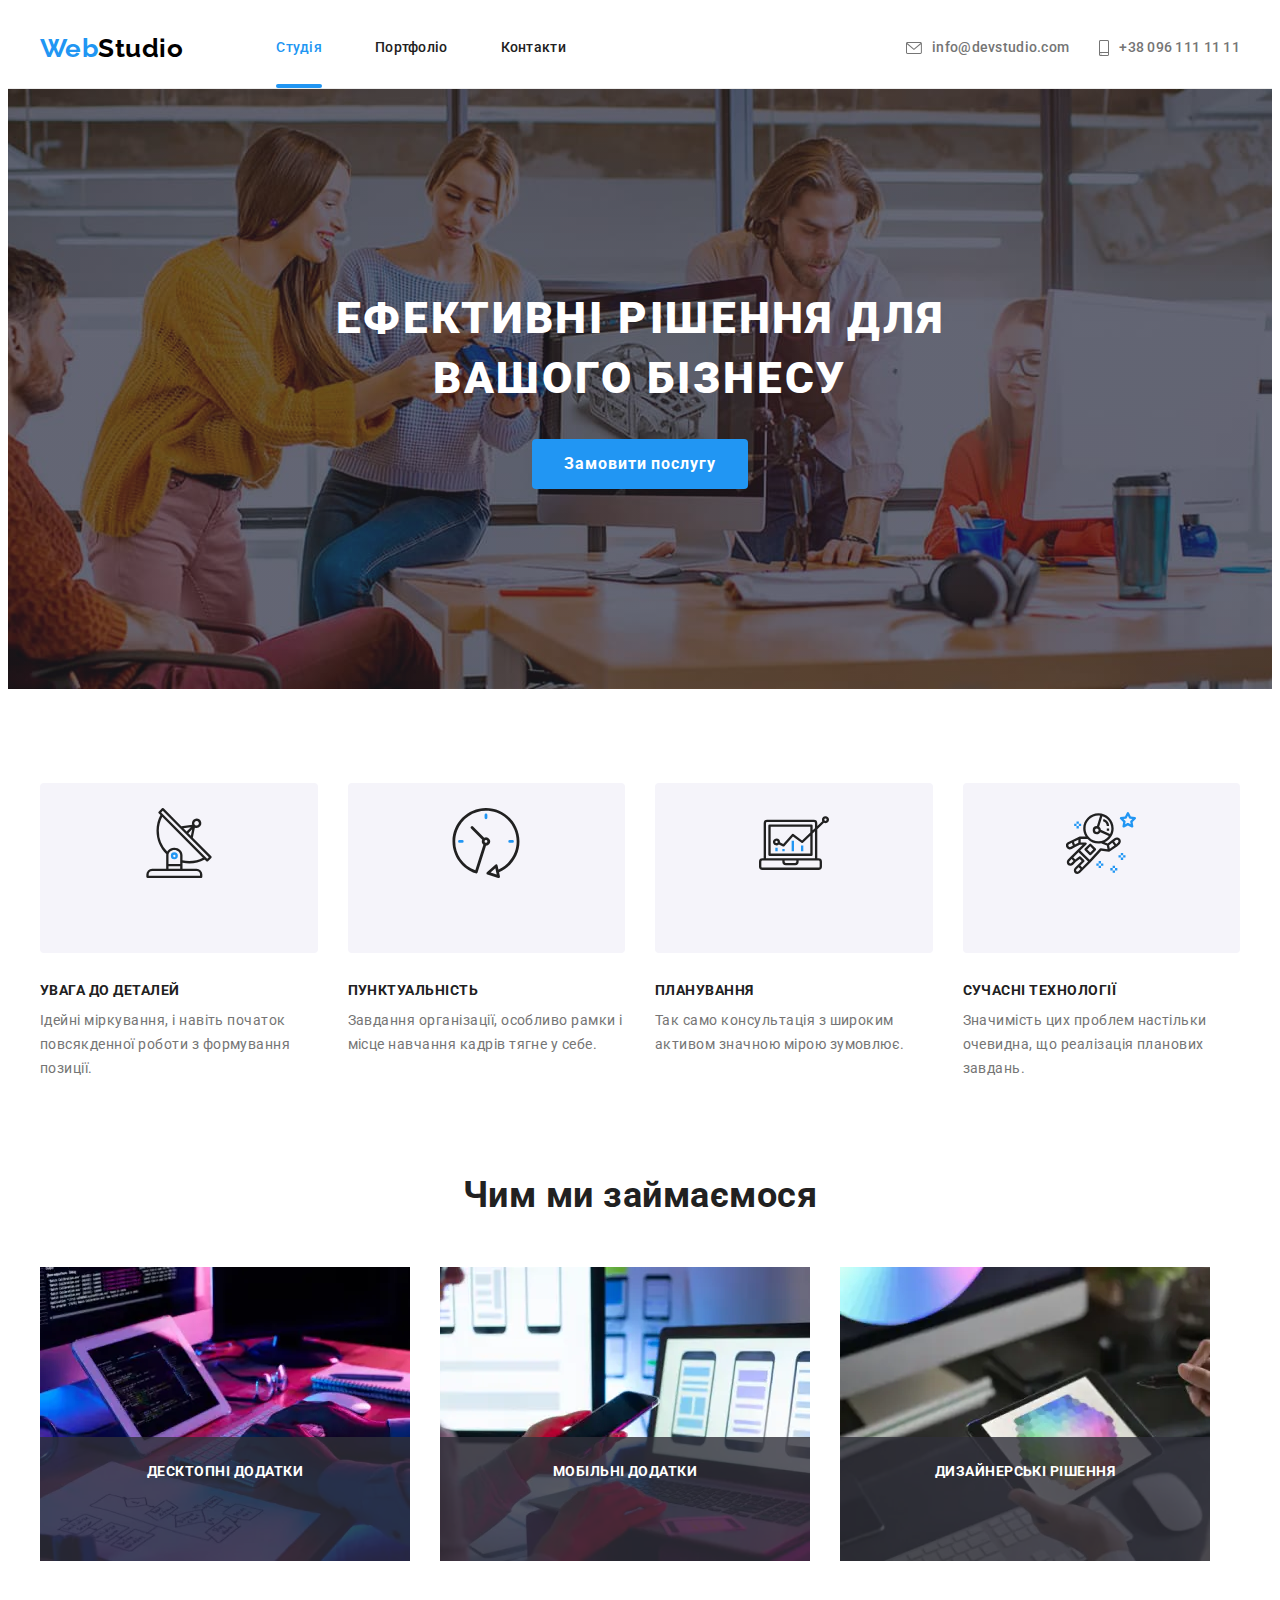
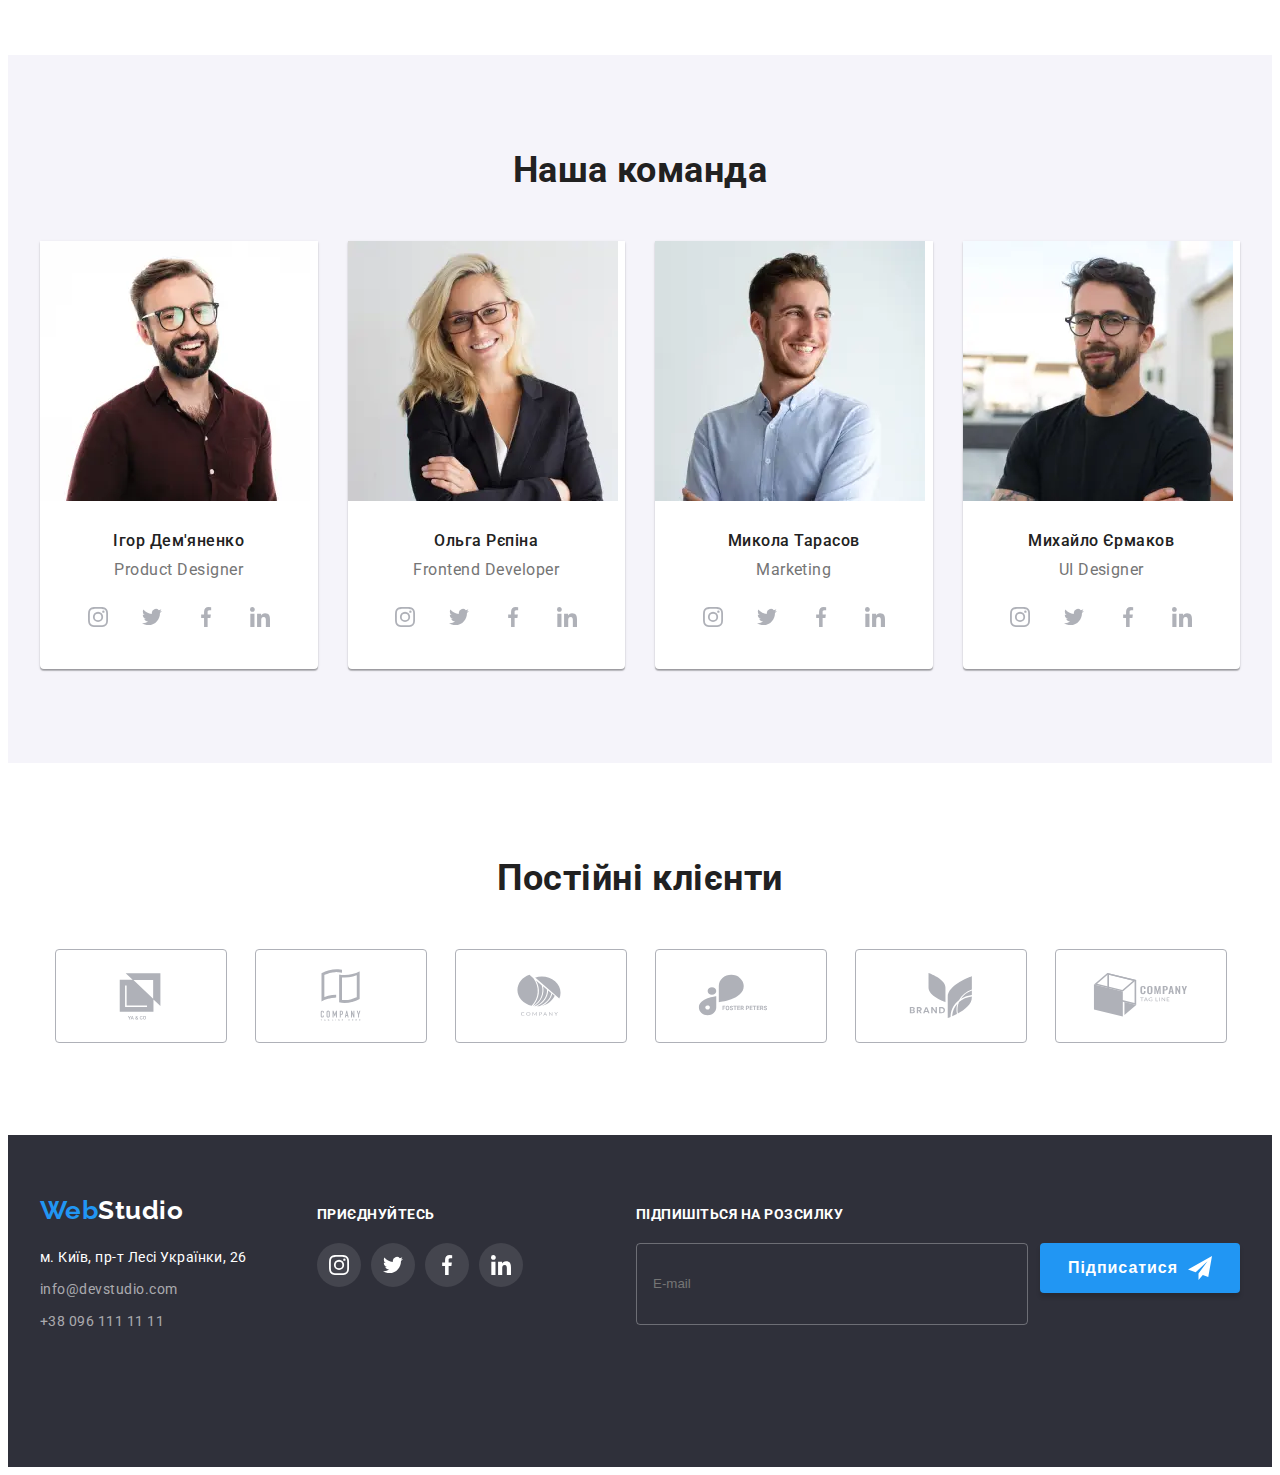
<file: index.html>
<!DOCTYPE html>
<html lang="uk">
  <head>
    <meta charset="UTF-8" />
    <meta http-equiv="X-UA-Compatible" content="IE=edge" />
    <meta name="viewport" content="width=device-width, initial-scale=1.0" />
    <title>WebStudio</title>
    <link rel="preconnect" href="https://fonts.googleapis.com" />
    <link rel="preconnect" href="https://fonts.gstatic.com" crossorigin />
    <link
      href="https://fonts.googleapis.com/css2?family=Raleway:wght@700&family=Roboto:wght@400;500;700;900&display=swap"
      rel="stylesheet"
    />
    <link
      rel="stylesheet"
      href="https://cdnjs.cloudflare.com/ajax/libs/modern-normalize/1.1.0/modern-normalize.min.css"
      integrity="sha512-wpPYUAdjBVSE4KJnH1VR1HeZfpl1ub8YT/NKx4PuQ5NmX2tKuGu6U/JRp5y+Y8XG2tV+wKQpNHVUX03MfMFn9Q=="
      crossorigin="anonymous"
      referrerpolicy="no-referrer"
    />
    <link rel="stylesheet" href="./css/main.min.css" />
  </head>
  <body>
    <header class="header">
      <div class="header__container container">
        <nav class="nav-container">
          <a href="./index.html" lang="en" class="logo link"
            >Web<span class="logo--dark">Studio</span></a
          >

          <ul class="site-nav list">
            <li class="site-nav__item">
              <a href="./index.html" class="site-nav__link link current"
                >Студія</a
              >
            </li>
            <li class="site-nav__item">
              <a href="./portfolio.html" class="site-nav__link link"
                >Портфоліо</a
              >
            </li>
            <li class="site-nav__item">
              <a href="#" class="site-nav__link link">Контакти</a>
            </li>
          </ul>
        </nav>

        <ul class="contacts list">
          <li>
            <a href="mailto:info@devstudio.com" class="contacts__link link"
              ><svg class="contacts__icon" width="16" height="12">
                <use href="./images/icons.svg#icon-envelope"></use></svg
              >info@devstudio.com</a
            >
          </li>
          <li>
            <a href="tel:+380961111111" class="contacts__link link"
              ><svg class="contacts__icon" width="10" height="16">
                <use href="./images/icons.svg#icon-smartphone"></use></svg
              >+38 096 111 11 11</a
            >
          </li>
        </ul>

        <button
          type="button"
          class="mob-menu__button--open button"
          data-js-open-menu
        >
          <svg class="mob-menu__icon--open" width="40" height="40">
            <use href="./images/icons.svg#mob-menu-icon"></use>
          </svg>
        </button>
      </div>

      <div class="mob-menu is-open" data-js-menu-container>
        <button
          type="button"
          class="mob-menu__button--close button"
          data-js-close-menu
        >
          <svg class="mob-menu__icon--close" width="40" height="40">
            <use href="./images/icons.svg#close-mob-icon"></use>
          </svg>
        </button>

        <div class="mob-menu--top">
          <ul class="mob-menu__list list">
            <li class="mob-menu__item">
              <a href="./index.html" class="mob-menu__link link">Студія</a>
            </li>
            <li class="mob-menu__item">
              <a href="./portfolio.html" class="mob-menu__link link"
                >Портфоліо</a
              >
            </li>
            <li class="mob-menu__item">
              <a href="#" class="mob-menu__link link">Контакти</a>
            </li>
          </ul>
        </div>

        <div class="mob-menu--bottom">
          <ul class="mob-contacts list">
            <li class="mob-contacts__item">
              <a
                href="tel:+380961111111"
                class="mob-contacts__link mob-contacts__link--accent link"
                >+38 096 111 11 11</a
              >
            </li>
            <li class="mob-contacts__item">
              <a
                href="mailto:info@devstudio.com"
                class="mob-contacts__link mob-contacts__link--regular link"
                >info@devstudio.com</a
              >
            </li>
          </ul>

          <ul class="mob-soc__list list">
            <li class="mob-soc__item">
              <a href="#" class="mob-soc__link link">Instagram</a>
            </li>
            <li class="mob-soc__item">
              <a href="#" class="mob-soc__link link">Twitter</a>
            </li>
            <li class="mob-soc__item">
              <a href="#" class="mob-soc__link link">Facebook</a>
            </li>
            <li class="mob-soc__item">
              <a href="#" class="mob-soc__link link">LinkedIn</a>
            </li>
          </ul>
        </div>
      </div>
    </header>

    <main>
      <section class="hero">
        <h1 class="hero__title">Ефективні рішення для вашого бізнесу</h1>

        <button type="button" class="hero__button button" data-modal-open>
          Замовити послугу
        </button>
      </section>

      <section class="features section">
        <div class="features__container container">
          <h2 class="visually-hidden">Особливості</h2>
          <ul class="features__list list">
            <li class="features__item">
              <div class="features__wrap">
                <svg class="features__icon" width="70" height="70">
                  <use href="./images/icons.svg#icon-antenna"></use>
                </svg>
              </div>
              <h3 class="features__title">Увага до деталей</h3>
              <p class="features__text">
                Ідейні міркування, і навіть початок повсякденної роботи з
                формування позиції.
              </p>
            </li>
            <li class="features__item">
              <div class="features__wrap">
                <svg class="features__icon" width="70" height="70">
                  <use href="./images/icons.svg#icon-clock"></use>
                </svg>
              </div>
              <h3 class="features__title">пунктуальність</h3>
              <p class="features__text">
                Завдання організації, особливо рамки і місце навчання кадрів
                тягне у себе.
              </p>
            </li>
            <li class="features__item">
              <div class="features__wrap">
                <svg class="features__icon" width="70" height="70">
                  <use href="./images/icons.svg#icon-diagram"></use>
                </svg>
              </div>
              <h3 class="features__title">планування</h3>
              <p class="features__text">
                Так само консультація з широким активом значною мірою зумовлює.
              </p>
            </li>
            <li class="features__item">
              <div class="features__wrap">
                <svg class="features__icon" width="70" height="70">
                  <use href="./images/icons.svg#icon-astronaut"></use>
                </svg>
              </div>
              <h3 class="features__title">сучасні технології</h3>
              <p class="features__text">
                Значимість цих проблем настільки очевидна, що реалізація
                планових завдань.
              </p>
            </li>
          </ul>
        </div>
      </section>

      <section class="work section">
        <div class="container">
          <h2 class="work__title">Чим ми займаємося</h2>

          <ul class="work__list list">
            <li class="work__item">
              <picture>
                <source
                  srcset="
                    ./images/work/what-we-do-image-1.webp    1x,
                    ./images/work/what-we-do-image-1@2x.webp 2x
                  "
                  type="image/webp"
                />
                <source
                  srcset="
                    ./images/work/what-we-do-image-1.jpg    1x,
                    ./images/work/what-we-do-image-1@2x.jpg 2x
                  "
                />
                <img
                  src="./images/work/what-we-do-image-1.jpg"
                  alt="Програміст працює за столом"
                  loading="lazy"
                />
              </picture>
              <p class="work__text">Десктопні додатки</p>
            </li>
            <li class="work__item">
              <picture>
                <source
                  srcset="
                    ./images/work/what-we-do-image-2.webp    1x,
                    ./images/work/what-we-do-image-2@2x.webp 2x
                  "
                  type="image/webp"
                />
                <source
                  srcset="
                    ./images/work/what-we-do-image-2.jpg    1x,
                    ./images/work/what-we-do-image-2@2x.jpg 2x
                  "
                />
                <img
                  src="./images/work/what-we-do-image-2.jpg"
                  alt="Дизайнер розробляє інтерфейс мобільного телефону"
                  loading="lazy"
                />
              </picture>
              <p class="work__text">Мобільні додатки</p>
            </li>
            <li class="work__item">
              <picture>
                <source
                  srcset="
                    ./images/work/what-we-do-image-3.webp    1x,
                    ./images/work/what-we-do-image-3@2x.webp 2x
                  "
                  type="image/webp"
                />
                <source
                  srcset="
                    ./images/work/what-we-do-image-3.jpg    1x,
                    ./images/work/what-we-do-image-3@2x.jpg 2x
                  "
                />
                <img
                  src="./images/work/what-we-do-image-3.jpg"
                  alt="Дизайнер підбирає колір на планшеті"
                  loading="lazy"
                />
              </picture>
              <p class="work__text">Дизайнерські рішення</p>
            </li>
          </ul>
        </div>
      </section>

      <section class="team section">
        <div class="container">
          <h2 class="team__title team__title--main">Наша команда</h2>

          <ul class="team__list list">
            <li class="team__item">
              <picture>
                <source
                  media="(min-width: 1200px)"
                  srcset="
                    ./images/team/igor-demyanenko-1200.webp    1x,
                    ./images/team/igor-demyanenko-1200@2x.webp 2x
                  "
                  type="image/webp"
                />
                <source
                  media="(min-width: 1200px)"
                  srcset="
                    ./images/team/igor-demyanenko-1200.jpg    1x,
                    ./images/team/igor-demyanenko-1200@2x.jpg 2x
                  "
                />
                <source
                  media="(min-width: 768px)"
                  srcset="
                    ./images/team/igor-demyanenko-768.webp    1x,
                    ./images/team/igor-demyanenko-768@2x.webp 2x
                  "
                  type="image/webp"
                />
                <source
                  media="(min-width: 768px)"
                  srcset="
                    ./images/team/igor-demyanenko-768.jpg    1x,
                    ./images/team/igor-demyanenko-768@2x.jpg 2x
                  "
                />
                <source
                  media="(min-width: 480px)"
                  srcset="
                    ./images/team/igor-demyanenko-480.webp    1x,
                    ./images/team/igor-demyanenko-480@2x.webp 2x
                  "
                  type="image/webp"
                />
                <source
                  media="(min-width: 480px)"
                  srcset="
                    ./images/team/igor-demyanenko-480.jpg    1x,
                    ./images/team/igor-demyanenko-480@2x.jpg 2x
                  "
                />
                <img
                  src="./images/team/igor-demyanenko-480.jpg"
                  alt="Фотографія Ігоря Дем'яненка"
                  loading="lazy"
                />
              </picture>

              <div class="team__data">
                <h3 class="team__title team__title--secondary">
                  Ігор Дем'яненко
                </h3>
                <p lang="en" class="team__text">Product Designer</p>
                <ul class="team__contact-list list">
                  <li class="team__soc-item">
                    <a href="#" class="team__soc-link"
                      ><svg class="team__soc-icon" width="20" height="20">
                        <use href="./images/icons.svg#icon-instagram"></use>
                      </svg>
                    </a>
                  </li>
                  <li class="team__soc-item">
                    <a href="#" class="team__soc-link"
                      ><svg class="team__soc-icon" width="20" height="20">
                        <use href="./images/icons.svg#icon-twitter"></use></svg
                    ></a>
                  </li>
                  <li class="team__soc-item">
                    <a href="#" class="team__soc-link"
                      ><svg class="team__soc-icon" width="20" height="20">
                        <use href="./images/icons.svg#icon-facebook"></use></svg
                    ></a>
                  </li>
                  <li class="team__soc-item">
                    <a href="#" class="team__soc-link"
                      ><svg class="team__soc-icon" width="20" height="20">
                        <use href="./images/icons.svg#icon-linkedin"></use></svg
                    ></a>
                  </li>
                </ul>
              </div>
            </li>

            <li class="team__item">
              <picture>
                <source
                  media="(min-width: 1200px)"
                  srcset="
                    ./images/team/olga-repina-1200.webp    1x,
                    ./images/team/olga-repina-1200@2x.webp 2x
                  "
                  type="image/webp"
                />
                <source
                  media="(min-width: 1200px)"
                  srcset="
                    ./images/team/olga-repina-1200.jpg    1x,
                    ./images/team/olga-repina-1200@2x.jpg 2x
                  "
                />
                <source
                  media="(min-width: 768px)"
                  srcset="
                    ./images/team/olga-repina-768.webp    1x,
                    ./images/team/olga-repina-768@2x.webp 2x
                  "
                  type="image/webp"
                />
                <source
                  media="(min-width: 768px)"
                  srcset="
                    ./images/team/olga-repina-768.jpg    1x,
                    ./images/team/olga-repina-768@2x.jpg 2x
                  "
                />
                <source
                  media="(min-width: 480px)"
                  srcset="
                    ./images/team/olga-repina-480.webp    1x,
                    ./images/team/olga-repina-480@2x.webp 2x
                  "
                  type="image/webp"
                />
                <source
                  media="(min-width: 480px)"
                  srcset="
                    ./images/team/olga-repina-480.jpg    1x,
                    ./images/team/olga-repina-480@2x.jpg 2x
                  "
                />
                <img
                  src="./images/team/olga-repina-480.jpg"
                  alt="Фотографія Ольги Рєпіної"
                  loading="lazy"
                />
              </picture>

              <div class="team__data">
                <h3 class="team__title team__title--secondary">Ольга Рєпіна</h3>
                <p lang="en" class="team__text">Frontend Developer</p>
                <ul class="team__contact-list list">
                  <li class="team__soc-item">
                    <a href="#" class="team__soc-link"
                      ><svg class="team__soc-icon" width="20" height="20">
                        <use href="./images/icons.svg#icon-instagram"></use>
                      </svg>
                    </a>
                  </li>
                  <li class="team__soc-item">
                    <a href="#" class="team__soc-link"
                      ><svg class="team__soc-icon" width="20" height="20">
                        <use href="./images/icons.svg#icon-twitter"></use></svg
                    ></a>
                  </li>
                  <li class="team__soc-item">
                    <a href="#" class="team__soc-link"
                      ><svg class="team__soc-icon" width="20" height="20">
                        <use href="./images/icons.svg#icon-facebook"></use></svg
                    ></a>
                  </li>
                  <li class="team__soc-item">
                    <a href="#" class="team__soc-link"
                      ><svg class="team__soc-icon" width="20" height="20">
                        <use href="./images/icons.svg#icon-linkedin"></use></svg
                    ></a>
                  </li>
                </ul>
              </div>
            </li>

            <li class="team__item">
              <picture>
                <source
                  media="(min-width: 1200px)"
                  srcset="
                    ./images/team/mykola-tarasov-1200.webp    1x,
                    ./images/team/mykola-tarasov-1200@2x.webp 2x
                  "
                  type="image/webp"
                />
                <source
                  media="(min-width: 1200px)"
                  srcset="
                    ./images/team/mykola-tarasov-1200.jpg    1x,
                    ./images/team/mykola-tarasov-1200@2x.jpg 2x
                  "
                />
                <source
                  media="(min-width: 768px)"
                  srcset="
                    ./images/team/mykola-tarasov-768.webp    1x,
                    ./images/team/mykola-tarasov-768@2x.webp 2x
                  "
                  type="image/webp"
                />
                <source
                  media="(min-width: 768px)"
                  srcset="
                    ./images/team/mykola-tarasov-768.jpg    1x,
                    ./images/team/mykola-tarasov-768@2x.jpg 2x
                  "
                />
                <source
                  media="(min-width: 480px)"
                  srcset="
                    ./images/team/mykola-tarasov-480.webp    1x,
                    ./images/team/mykola-tarasov-480@2x.webp 2x
                  "
                  type="image/webp"
                />
                <source
                  media="(min-width: 480px)"
                  srcset="
                    ./images/team/mykola-tarasov-480.jpg    1x,
                    ./images/team/mykola-tarasov-480@2x.jpg 2x
                  "
                />
                <img
                  src="./images/team/mykola-tarasov-480.jpg"
                  alt="Фотографія Миколи Тарасова"
                  loading="lazy"
                />
              </picture>

              <div class="team__data">
                <h3 class="team__title team__title--secondary">
                  Микола Тарасов
                </h3>
                <p lang="en" class="team__text">Marketing</p>
                <ul class="team__contact-list list">
                  <li class="team__soc-item">
                    <a href="#" class="team__soc-link"
                      ><svg class="team__soc-icon" width="20" height="20">
                        <use href="./images/icons.svg#icon-instagram"></use>
                      </svg>
                    </a>
                  </li>
                  <li class="team__soc-item">
                    <a href="#" class="team__soc-link"
                      ><svg class="team__soc-icon" width="20" height="20">
                        <use href="./images/icons.svg#icon-twitter"></use></svg
                    ></a>
                  </li>
                  <li class="team__soc-item">
                    <a href="#" class="team__soc-link"
                      ><svg class="team__soc-icon" width="20" height="20">
                        <use href="./images/icons.svg#icon-facebook"></use></svg
                    ></a>
                  </li>
                  <li class="team__soc-item">
                    <a href="#" class="team__soc-link"
                      ><svg class="team__soc-icon" width="20" height="20">
                        <use href="./images/icons.svg#icon-linkedin"></use></svg
                    ></a>
                  </li>
                </ul>
              </div>
            </li>

            <li class="team__item">
              <picture>
                <source
                  media="(min-width: 1200px)"
                  srcset="
                    ./images/team/myhailo-ermakov-1200.webp    1x,
                    ./images/team/myhailo-ermakov-1200@2x.webp 2x
                  "
                  type="image/webp"
                />
                <source
                  media="(min-width: 1200px)"
                  srcset="
                    ./images/team/myhailo-ermakov-1200.jpg    1x,
                    ./images/team/myhailo-ermakov-1200@2x.jpg 2x
                  "
                />
                <source
                  media="(min-width: 768px)"
                  srcset="
                    ./images/team/myhailo-ermakov-768.webp    1x,
                    ./images/team/myhailo-ermakov-768@2x.webp 2x
                  "
                  type="image/webp"
                />
                <source
                  media="(min-width: 768px)"
                  srcset="
                    ./images/team/myhailo-ermakov-768.jpg    1x,
                    ./images/team/myhailo-ermakov-768@2x.jpg 2x
                  "
                />
                <source
                  media="(min-width: 480px)"
                  srcset="
                    ./images/team/myhailo-ermakov-480.webp    1x,
                    ./images/team/myhailo-ermakov-480@2x.webp 2x
                  "
                  type="image/webp"
                />
                <source
                  media="(min-width: 480px)"
                  srcset="
                    ./images/team/myhailo-ermakov-480.jpg    1x,
                    ./images/team/myhailo-ermakov-480@2x.jpg 2x
                  "
                />
                <img
                  src="./images/team/myhailo-ermakov-480.jpg"
                  alt="Фотографія Михайла Єрмакова"
                  loading="lazy"
                />
              </picture>

              <div class="team__data">
                <h3 class="team__title team__title--secondary">
                  Михайло Єрмаков
                </h3>
                <p lang="en" class="team__text">UI Designer</p>
                <ul class="team__contact-list list">
                  <li class="team__soc-item">
                    <a href="#" class="team__soc-link"
                      ><svg class="team__soc-icon" width="20" height="20">
                        <use href="./images/icons.svg#icon-instagram"></use>
                      </svg>
                    </a>
                  </li>
                  <li class="team__soc-item">
                    <a href="#" class="team__soc-link"
                      ><svg class="team__soc-icon" width="20" height="20">
                        <use href="./images/icons.svg#icon-twitter"></use></svg
                    ></a>
                  </li>
                  <li class="team__soc-item">
                    <a href="#" class="team__soc-link"
                      ><svg class="team__soc-icon" width="20" height="20">
                        <use href="./images/icons.svg#icon-facebook"></use></svg
                    ></a>
                  </li>
                  <li class="team__soc-item">
                    <a href="#" class="team__soc-link"
                      ><svg class="team__soc-icon" width="20" height="20">
                        <use href="./images/icons.svg#icon-linkedin"></use></svg
                    ></a>
                  </li>
                </ul>
              </div>
            </li>
          </ul>
        </div>
      </section>

      <section class="clients section">
        <div class="container">
          <h2 class="clients__title">Постійні клієнти</h2>

          <ul class="clients__list list">
            <li class="clients__item">
              <a href="#" class="clients__link link">
                <svg class="clients__icon" width="106" height="60">
                  <use href="./images/icons.svg#icon-logo-1"></use>
                </svg>
              </a>
            </li>
            <li class="clients__item">
              <a href="#" class="clients__link link">
                <svg class="clients__icon" width="106" height="60">
                  <use href="./images/icons.svg#icon-logo-2"></use>
                </svg>
              </a>
            </li>
            <li class="clients__item">
              <a href="#" class="clients__link link">
                <svg class="clients__icon" width="106" height="60">
                  <use href="./images/icons.svg#icon-logo-3"></use>
                </svg>
              </a>
            </li>
            <li class="clients__item">
              <a href="#" class="clients__link link">
                <svg class="clients__icon" width="106" height="60">
                  <use href="./images/icons.svg#icon-logo-4"></use>
                </svg>
              </a>
            </li>
            <li class="clients__item">
              <a href="#" class="clients__link link">
                <svg class="clients__icon" width="106" height="60">
                  <use href="./images/icons.svg#icon-logo-5"></use>
                </svg>
              </a>
            </li>
            <li class="clients__item">
              <a href="#" class="clients__link link">
                <svg class="clients__icon" width="106" height="60">
                  <use href="./images/icons.svg#icon-logo-6"></use>
                </svg>
              </a>
            </li>
          </ul>
        </div>
      </section>
    </main>

    <footer class="footer">
      <div class="footer__container container">
        <div class="footer__tablet-wrap">
          <div class="footer__wrap">
            <a href="./index.html" lang="en" class="footer__logo logo link"
              >Web<span class="logo--light">Studio</span></a
            >
            <address class="address">
              <ul class="address__list list">
                <li class="address__item">
                  <a
                    href="https://goo.gl/maps/uDEYic436rmUbwqJ6"
                    target="_blank"
                    rel="noopener noreferrer nofollow"
                    class="address__link address__link--lighter link"
                    >м. Київ, пр-т Лесі Українки, 26</a
                  >
                </li>
                <li class="address__item">
                  <a
                    href="mailto:info@devstudio.com"
                    class="address__link address__link--darker link"
                    >info@devstudio.com</a
                  >
                </li>
                <li class="address__item">
                  <a
                    href="tel:+380961111111"
                    class="address__link address__link--darker link"
                    >+38 096 111 11 11</a
                  >
                </li>
              </ul>
            </address>
          </div>

          <div class="footer-soc">
            <p class="footer__title">Приєднуйтесь</p>
            <ul class="footer-soc__list list">
              <li class="footer-soc__item">
                <a href="#" class="footer-soc__link"
                  ><svg class="footer-soc__icon" width="20" height="20">
                    <use href="./images/icons.svg#icon-instagram"></use>
                  </svg>
                </a>
              </li>
              <li class="footer-soc__item">
                <a href="#" class="footer-soc__link"
                  ><svg class="footer-soc__icon" width="20" height="20">
                    <use href="./images/icons.svg#icon-twitter"></use></svg
                ></a>
              </li>
              <li class="footer-soc__item">
                <a href="#" class="footer-soc__link"
                  ><svg class="footer-soc__icon" width="20" height="20">
                    <use href="./images/icons.svg#icon-facebook"></use></svg
                ></a>
              </li>
              <li class="footer-soc__item">
                <a href="#" class="footer-soc__link"
                  ><svg class="footer-soc__icon" width="20" height="20">
                    <use href="./images/icons.svg#icon-linkedin"></use></svg
                ></a>
              </li>
            </ul>
          </div>
        </div>

        <form class="footer__form">
          <label for="footer-mail" class="footer__title"
            >Підпишіться на розсилку</label
          >
          <div class="footer__subscribe">
            <input
              type="email"
              name="mail"
              id="footer-mail"
              class="footer__mail-field"
              placeholder="E-mail"
              required
            />
            <button type="submit" class="footer__mail-button button">
              Підписатися
              <svg class="footer__subscribe-icon" width="24" height="24">
                <use href="./images/icons.svg#icon-subscribe"></use>
              </svg>
            </button>
          </div>
        </form>
      </div>
    </footer>

    <div class="backdrop is-hidden" data-modal>
      <div class="modal">
        <button type="button" class="modal-button" data-modal-close>
          <svg class="modal-close-icon" width="11" height="11">
            <use href="./images/icons.svg#icon-close"></use>
          </svg>
        </button>

        <p class="modal-title">Залиште свої дані, ми вам передзвонимо</p>

        <form>
          <label class="modal-label">
            <span class="modal-label-text">Ім'я</span>
            <span class="modal-field">
              <input
                type="text"
                class="modal-input"
                name="user-name"
                required
              />
              <svg class="modal-user-icon" width="18" height="18">
                <use href="./images/icons.svg#icon-name"></use>
              </svg>
            </span>
          </label>

          <label class="modal-label">
            <span class="modal-label-text">Телефон</span>
            <span class="modal-field">
              <input type="tel" class="modal-input" name="user-tel" required />
              <svg class="modal-user-icon" width="18" height="18">
                <use href="./images/icons.svg#icon-phone"></use>
              </svg>
            </span>
          </label>

          <label class="modal-label">
            <span class="modal-label-text">Пошта</span>
            <span class="modal-field">
              <input
                type="email"
                class="modal-input"
                name="user-mail"
                required
              />
              <svg class="modal-user-icon" width="18" height="18">
                <use href="./images/icons.svg#icon-email"></use>
              </svg>
            </span>
          </label>

          <label
            ><span class="modal-label-text">Коментар</span>
            <textarea
              name="user-text"
              class="modal-comment"
              placeholder="Введіть текст"
            ></textarea>
          </label>

          <div class="policy-field">
            <input
              type="checkbox"
              name="policy-checkbox"
              class="policy-checkbox visually-hidden"
              value="true"
              id="policy"
              required
            />
            <label for="policy" class="policy-text">
              <span class="checked-icon">
                <svg width="16" height="15">
                  <use href="./images/icons.svg#icon-check"></use>
                </svg>
              </span>
              <span class="user-policy">
                Погоджуюся з розсилкою та приймаю
                <a href="#" class="user-policy-link">Умови договору</a>
              </span>
            </label>
          </div>

          <button type="submit" class="button user-button">Відправити</button>
        </form>
      </div>
    </div>

    <script src="./js/mob-menu.js"></script>
    <script src="./js/modal.js"></script>
  </body>
</html>
</file>
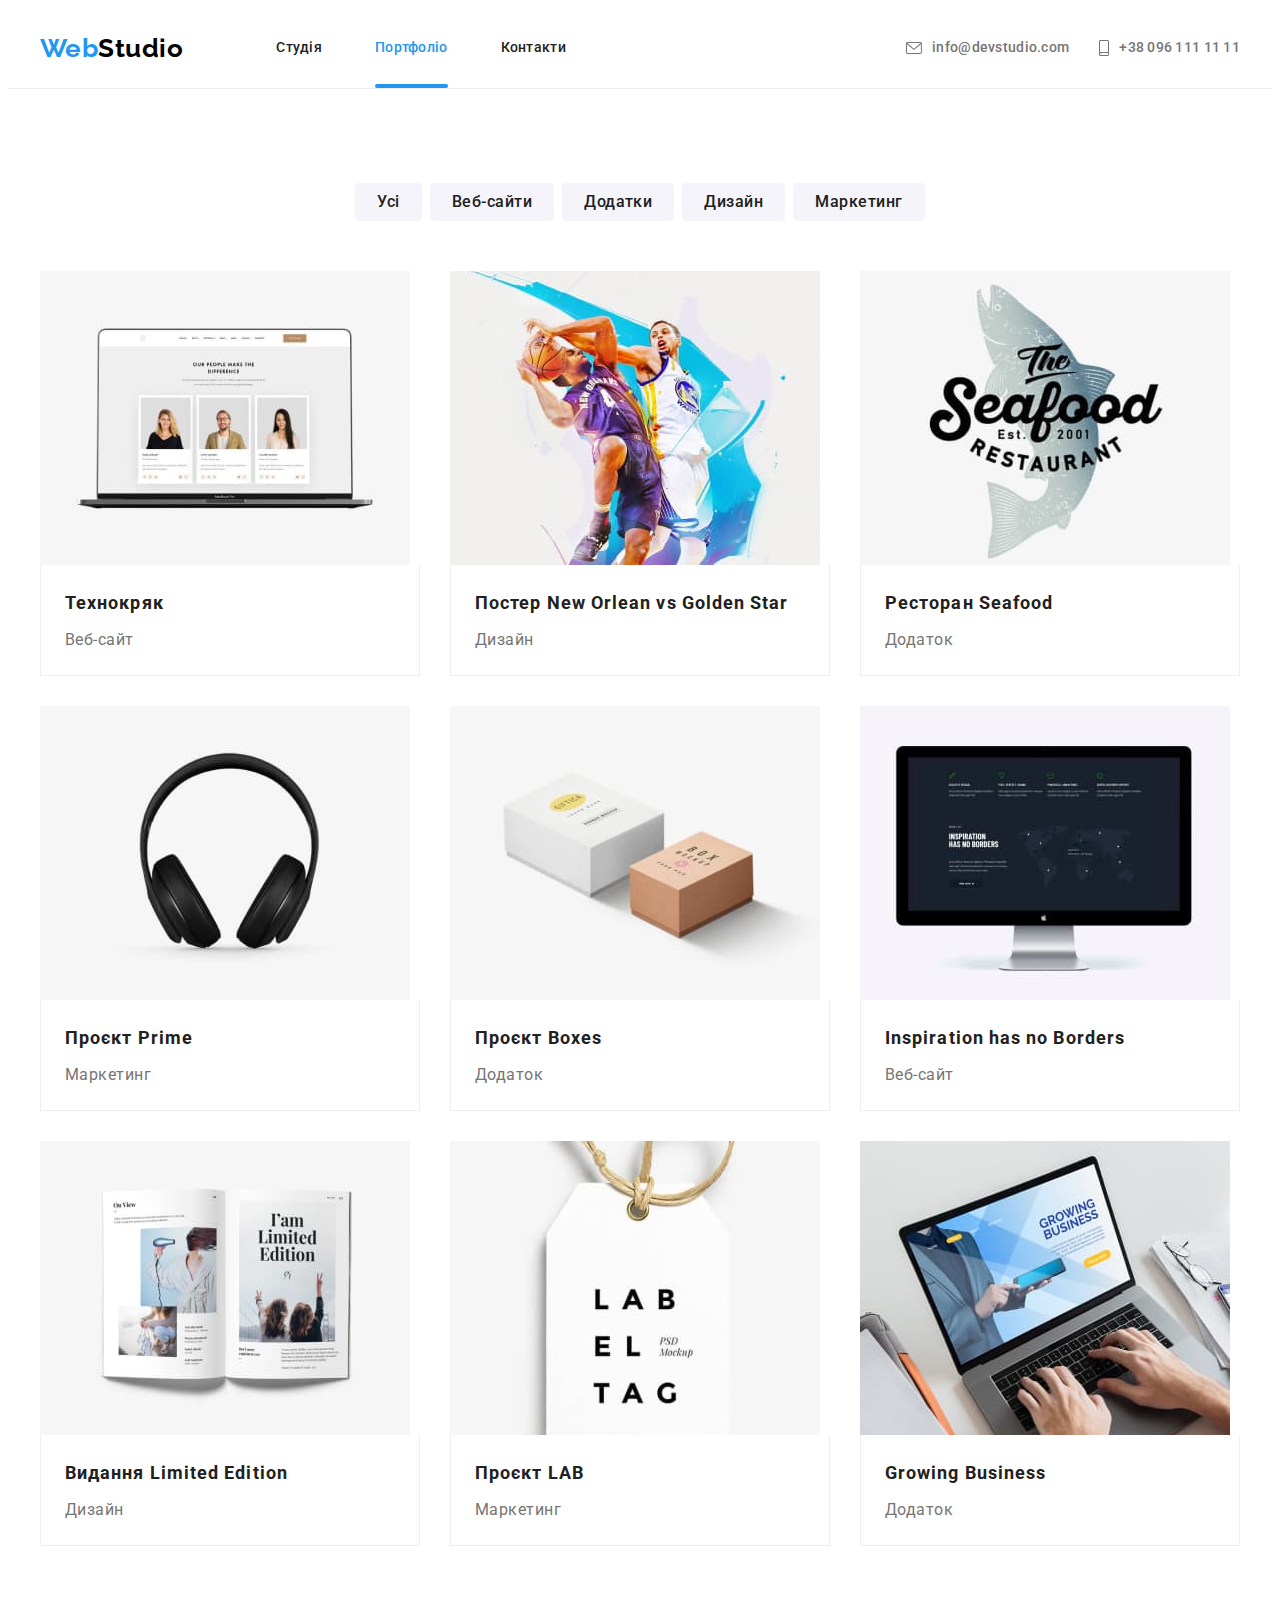
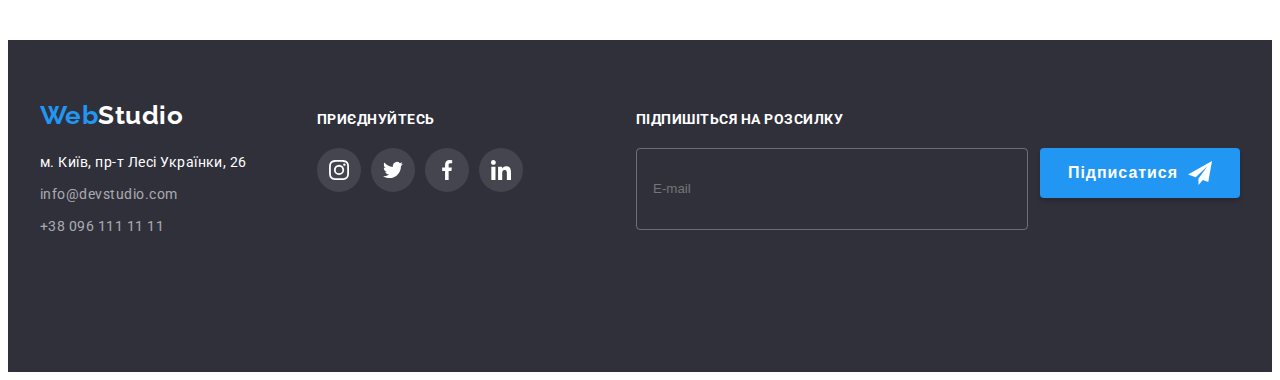
<file: portfolio.html>
<!DOCTYPE html>
<html lang="uk">
  <head>
    <meta charset="UTF-8" />
    <meta http-equiv="X-UA-Compatible" content="IE=edge" />
    <meta name="viewport" content="width=device-width, initial-scale=1.0" />
    <title>WebStudio</title>
    <link rel="preconnect" href="https://fonts.googleapis.com" />
    <link rel="preconnect" href="https://fonts.gstatic.com" crossorigin />
    <link
      href="https://fonts.googleapis.com/css2?family=Raleway:wght@700&family=Roboto:wght@400;500;700;900&display=swap"
      rel="stylesheet"
    />
    <link
      rel="stylesheet"
      href="https://cdnjs.cloudflare.com/ajax/libs/modern-normalize/1.1.0/modern-normalize.min.css"
      integrity="sha512-wpPYUAdjBVSE4KJnH1VR1HeZfpl1ub8YT/NKx4PuQ5NmX2tKuGu6U/JRp5y+Y8XG2tV+wKQpNHVUX03MfMFn9Q=="
      crossorigin="anonymous"
      referrerpolicy="no-referrer"
    />
    <link rel="stylesheet" href="./css/main.min.css" />
  </head>
  <body>
    <header class="header">
      <div class="header__container container">
        <nav class="nav-container">
          <a href="./index.html" lang="en" class="logo link"
            >Web<span class="logo--dark">Studio</span></a
          >

          <ul class="site-nav list">
            <li class="site-nav__item">
              <a href="./index.html" class="site-nav__link link">Студія</a>
            </li>
            <li class="site-nav__item">
              <a href="./portfolio.html" class="site-nav__link link current"
                >Портфоліо</a
              >
            </li>
            <li class="site-nav__item">
              <a href="#" class="site-nav__link link">Контакти</a>
            </li>
          </ul>
        </nav>

        <ul class="contacts list">
          <li>
            <a href="mailto:info@devstudio.com" class="contacts__link link"
              ><svg class="contacts__icon" width="16" height="12">
                <use href="./images/icons.svg#icon-envelope"></use></svg
              >info@devstudio.com</a
            >
          </li>
          <li>
            <a href="tel:+380961111111" class="contacts__link link"
              ><svg class="contacts__icon" width="10" height="16">
                <use href="./images/icons.svg#icon-smartphone"></use></svg
              >+38 096 111 11 11</a
            >
          </li>
        </ul>

        <button
          type="button"
          class="mob-menu__button--open button"
          data-js-open-menu
        >
          <svg class="mob-menu__icon--open" width="40" height="40">
            <use href="./images/icons.svg#mob-menu-icon"></use>
          </svg>
        </button>
      </div>

      <div class="mob-menu is-open" data-js-menu-container>
        <button
          type="button"
          class="mob-menu__button--close button"
          data-js-close-menu
        >
          <svg class="mob-menu__icon--close" width="40" height="40">
            <use href="./images/icons.svg#close-mob-icon"></use>
          </svg>
        </button>

        <div class="mob-menu--top">
          <ul class="mob-menu__list list">
            <li class="mob-menu__item">
              <a href="./index.html" class="mob-menu__link link">Студія</a>
            </li>
            <li class="mob-menu__item">
              <a href="./portfolio.html" class="mob-menu__link link"
                >Портфоліо</a
              >
            </li>
            <li class="mob-menu__item">
              <a href="#" class="mob-menu__link link">Контакти</a>
            </li>
          </ul>
        </div>

        <div class="mob-menu--bottom">
          <ul class="mob-contacts list">
            <li class="mob-contacts__item">
              <a
                href="tel:+380961111111"
                class="mob-contacts__link mob-contacts__link--accent link"
                >+38 096 111 11 11</a
              >
            </li>
            <li class="mob-contacts__item">
              <a
                href="mailto:info@devstudio.com"
                class="mob-contacts__link mob-contacts__link--regular link"
                >info@devstudio.com</a
              >
            </li>
          </ul>

          <ul class="mob-soc__list list">
            <li class="mob-soc__item">
              <a href="#" class="mob-soc__link link">Instagram</a>
            </li>
            <li class="mob-soc__item">
              <a href="#" class="mob-soc__link link">Twitter</a>
            </li>
            <li class="mob-soc__item">
              <a href="#" class="mob-soc__link link">Facebook</a>
            </li>
            <li class="mob-soc__item">
              <a href="#" class="mob-soc__link link">LinkedIn</a>
            </li>
          </ul>
        </div>
      </div>
    </header>

    <main>
      <section class="portfolio section">
        <div class="container">
          <ul class="portfolio__button-list list">
            <li>
              <button type="button" class="portfolio__button button">
                Усі
              </button>
            </li>
            <li>
              <button type="button" class="portfolio__button button">
                Веб-сайти
              </button>
            </li>
            <li>
              <button type="button" class="portfolio__button button">
                Додатки
              </button>
            </li>
            <li>
              <button type="button" class="portfolio__button button">
                Дизайн
              </button>
            </li>
            <li>
              <button type="button" class="portfolio__button button">
                Маркетинг
              </button>
            </li>
          </ul>

          <ul class="portfolio__list list">
            <li class="portfolio__item">
              <a href="#" class="link">
                <div class="portfolio__wrap">
                  <img
                    src="./images/technokryak.jpg"
                    alt="Сайт Технокряк"
                    width="370"
                    height="294"
                  />
                  <p class="portfolio__hidden-text">
                    Ресурс пропонує комплексні пропозиції з різним рівнем
                    функціоналу та сервісів. Все це дозволить відвідувачу
                    отримати вичерпні відомості про компанію чи приватну особу.
                  </p>
                </div>
                <div class="portfolio__data">
                  <h2 class="portfolio__title">Технокряк</h2>
                  <p class="portfolio__text">Веб-сайт</p>
                </div>
              </a>
            </li>
            <li class="portfolio__item">
              <a href="#" class="link">
                <div class="portfolio__wrap">
                  <img
                    src="./images/new-orlean.jpg"
                    alt="Постер баскетбольного матчу"
                    width="370"
                    height="294"
                  />
                  <p class="portfolio__hidden-text">
                    Ресурс пропонує комплексні пропозиції з різним рівнем
                    функціоналу та сервісів. Все це дозволить відвідувачу
                    отримати вичерпні відомості про компанію чи приватну особу.
                  </p>
                </div>
                <div class="portfolio__data">
                  <h2 class="portfolio__title">
                    Постер <span lang="en">New Orlean vs Golden Star</span>
                  </h2>
                  <p class="portfolio__text">Дизайн</p>
                </div></a
              >
            </li>
            <li class="portfolio__item">
              <a href="#" class="link">
                <div class="portfolio__wrap">
                  <img
                    src="./images/seafood.jpg"
                    alt="Емблема ресторану"
                    width="370"
                    height="294"
                  />
                  <p class="portfolio__hidden-text">
                    Ресурс пропонує комплексні пропозиції з різним рівнем
                    функціоналу та сервісів. Все це дозволить відвідувачу
                    отримати вичерпні відомості про компанію чи приватну особу.
                  </p>
                </div>
                <div class="portfolio__data">
                  <h2 class="portfolio__title">
                    Ресторан <span lang="en">Seafood</span>
                  </h2>
                  <p class="portfolio__text">Додаток</p>
                </div></a
              >
            </li>
            <li class="portfolio__item">
              <a href="#" class="link">
                <div class="portfolio__wrap">
                  <img
                    src="./images/prime.jpg"
                    alt="Зображення навушників"
                    width="370"
                    height="294"
                  />
                  <p class="portfolio__hidden-text">
                    Ресурс пропонує комплексні пропозиції з різним рівнем
                    функціоналу та сервісів. Все це дозволить відвідувачу
                    отримати вичерпні відомості про компанію чи приватну особу.
                  </p>
                </div>
                <div class="portfolio__data">
                  <h2 class="portfolio__title">
                    Проєкт <span lang="en">Prime</span>
                  </h2>
                  <p class="portfolio__text">Маркетинг</p>
                </div></a
              >
            </li>
            <li class="portfolio__item">
              <a href="#" class="link">
                <div class="portfolio__wrap">
                  <img
                    src="./images/boxes.jpg"
                    alt="Зображення двох коробок"
                    width="370"
                    height="294"
                  />
                  <p class="portfolio__hidden-text">
                    Ресурс пропонує комплексні пропозиції з різним рівнем
                    функціоналу та сервісів. Все це дозволить відвідувачу
                    отримати вичерпні відомості про компанію чи приватну особу.
                  </p>
                </div>
                <div class="portfolio__data">
                  <h2 class="portfolio__title">
                    Проєкт <span lang="en">Boxes</span>
                  </h2>
                  <p class="portfolio__text">Додаток</p>
                </div></a
              >
            </li>
            <li class="portfolio__item">
              <a href="#" class="link">
                <div class="portfolio__wrap">
                  <img
                    src="./images/no-border.jpg"
                    alt="Зображення компьютера"
                    width="370"
                    height="294"
                  />
                  <p class="portfolio__hidden-text">
                    Ресурс пропонує комплексні пропозиції з різним рівнем
                    функціоналу та сервісів. Все це дозволить відвідувачу
                    отримати вичерпні відомості про компанію чи приватну особу.
                  </p>
                </div>
                <div class="portfolio__data">
                  <h2 lang="en" class="portfolio__title">
                    Inspiration has no Borders
                  </h2>
                  <p class="portfolio__text">Веб-сайт</p>
                </div></a
              >
            </li>
            <li class="portfolio__item">
              <a href="#" class="link">
                <div class="portfolio__wrap">
                  <img
                    src="./images/limited-edition.jpg"
                    alt="Зображення журналу"
                    width="370"
                    height="294"
                  />
                  <p class="portfolio__hidden-text">
                    Ресурс пропонує комплексні пропозиції з різним рівнем
                    функціоналу та сервісів. Все це дозволить відвідувачу
                    отримати вичерпні відомості про компанію чи приватну особу.
                  </p>
                </div>
                <div class="portfolio__data">
                  <h2 class="portfolio__title">
                    Видання <span lang="en">Limited Edition</span>
                  </h2>
                  <p class="portfolio__text">Дизайн</p>
                </div></a
              >
            </li>
            <li class="portfolio__item">
              <a href="#" class="link">
                <div class="portfolio__wrap">
                  <img
                    src="./images/lab.jpg"
                    alt="Проєкт дизайну"
                    width="370"
                    height="294"
                  />
                  <p class="portfolio__hidden-text">
                    Ресурс пропонує комплексні пропозиції з різним рівнем
                    функціоналу та сервісів. Все це дозволить відвідувачу
                    отримати вичерпні відомості про компанію чи приватну особу.
                  </p>
                </div>
                <div class="portfolio__data">
                  <h2 class="portfolio__title">
                    Проєкт <span lang="en">LAB</span>
                  </h2>
                  <p class="portfolio__text">Маркетинг</p>
                </div></a
              >
            </li>
            <li class="portfolio__item">
              <a href="#" class="link">
                <div class="portfolio__wrap">
                  <img
                    src="./images/growing-business.jpg"
                    alt="Людина працює за ноутбуком"
                    width="370"
                    height="294"
                  />
                  <p class="portfolio__hidden-text">
                    Ресурс пропонує комплексні пропозиції з різним рівнем
                    функціоналу та сервісів. Все це дозволить відвідувачу
                    отримати вичерпні відомості про компанію чи приватну особу.
                  </p>
                </div>
                <div class="portfolio__data">
                  <h2 lang="en" class="portfolio__title">Growing Business</h2>
                  <p class="portfolio__text">Додаток</p>
                </div></a
              >
            </li>
          </ul>
        </div>
      </section>
    </main>

    <footer class="footer">
      <div class="footer__container container">
        <div class="footer__tablet-wrap">
          <div class="footer__wrap">
            <a href="./index.html" lang="en" class="footer__logo logo link"
              >Web<span class="logo--light">Studio</span></a
            >
            <address class="address">
              <ul class="address__list list">
                <li class="address__item">
                  <a
                    href="https://goo.gl/maps/uDEYic436rmUbwqJ6"
                    target="_blank"
                    rel="noopener noreferrer nofollow"
                    class="address__link address__link--lighter link"
                    >м. Київ, пр-т Лесі Українки, 26</a
                  >
                </li>
                <li class="address__item">
                  <a
                    href="mailto:info@devstudio.com"
                    class="address__link address__link--darker link"
                    >info@devstudio.com</a
                  >
                </li>
                <li class="address__item">
                  <a
                    href="tel:+380961111111"
                    class="address__link address__link--darker link"
                    >+38 096 111 11 11</a
                  >
                </li>
              </ul>
            </address>
          </div>

          <div class="footer-soc">
            <p class="footer__title">Приєднуйтесь</p>
            <ul class="footer-soc__list list">
              <li class="footer-soc__item">
                <a href="#" class="footer-soc__link"
                  ><svg class="footer-soc__icon" width="20" height="20">
                    <use href="./images/icons.svg#icon-instagram"></use>
                  </svg>
                </a>
              </li>
              <li class="footer-soc__item">
                <a href="#" class="footer-soc__link"
                  ><svg class="footer-soc__icon" width="20" height="20">
                    <use href="./images/icons.svg#icon-twitter"></use></svg
                ></a>
              </li>
              <li class="footer-soc__item">
                <a href="#" class="footer-soc__link"
                  ><svg class="footer-soc__icon" width="20" height="20">
                    <use href="./images/icons.svg#icon-facebook"></use></svg
                ></a>
              </li>
              <li class="footer-soc__item">
                <a href="#" class="footer-soc__link"
                  ><svg class="footer-soc__icon" width="20" height="20">
                    <use href="./images/icons.svg#icon-linkedin"></use></svg
                ></a>
              </li>
            </ul>
          </div>
        </div>

        <form class="footer__form">
          <label for="footer-mail" class="footer__title"
            >Підпишіться на розсилку</label
          >
          <div class="footer__subscribe">
            <input
              type="email"
              name="mail"
              id="footer-mail"
              class="footer__mail-field"
              placeholder="E-mail"
              required
            />
            <button type="submit" class="footer__mail-button button">
              Підписатися
              <svg class="footer__subscribe-icon" width="24" height="24">
                <use href="./images/icons.svg#icon-subscribe"></use>
              </svg>
            </button>
          </div>
        </form>
      </div>
    </footer>

    <script src="./js/mob-menu.js"></script>
  </body>
</html>
</file>
<file: css/main.min.css>
h1,h2,h3,h4,h5,h6,p,ul,li{margin:0;padding:0}img{display:block;max-width:100%;height:auto}.list{list-style:none}.link{text-decoration:none}body{font-family:"Roboto",sans-serif;letter-spacing:.03em;background-color:var(--primary-bg-color);color:var(--primary-text-color)}.container{width:100%;margin:0 auto;padding-left:15px;padding-right:15px}@media screen and (min-width: 480px){.container{width:480px}}@media screen and (min-width: 768px){.container{width:768px}}@media screen and (min-width: 1200px){.container{width:1200px}}.section{padding-top:60px;padding-bottom:60px}@media screen and (min-width: 1200px){.section{padding-top:94px;padding-bottom:94px}}.button{border-radius:4px;border:none;cursor:pointer}.backdrop{position:fixed;top:0;width:100%;height:100%;background-color:var(--modal-bg-color);transition:opacity 250ms var(--timing-function),visibility 250ms var(--timing-function)}.modal{position:absolute;top:50%;left:50%;width:100%;padding:40px;background-color:var(--primary-bg-color);box-shadow:0px 1px 3px rgba(0,0,0,.12),0px 1px 1px rgba(0,0,0,.14),0px 2px 1px rgba(0,0,0,.2);border-radius:4px;transform:translate(-50%, -50%) scale(1);transition:transform 250ms var(--timing-function)}@media screen and (min-width: 480px){.modal{width:450px;min-height:609px}}@media screen and (min-width: 1200px){.modal{width:528px;min-height:582px}}.backdrop.is-hidden .modal{transform:translate(-50%, -50%) scale(1.1)}.modal-button{position:absolute;right:8px;top:8px;display:flex;align-items:center;justify-content:center;width:30px;height:30px;padding:0;border:1px solid rgba(0,0,0,.1);border-radius:50%;background-color:var(--primary-bg-color);color:#000;cursor:pointer;transition:color 250ms var(--timing-function)}.modal-button:hover,.modal-button:focus{color:var(--accent-color)}.modal-close-icon{fill:currentColor}.is-hidden{opacity:0;visibility:hidden;pointer-events:none}.modal-title{font-weight:700;font-size:20px;line-height:1.15;text-align:center;margin-bottom:12px;color:var(--title-text-color)}.modal-field{position:relative;margin-bottom:10px}.modal-label{position:relative;display:block;margin-bottom:10px}.modal-label-text{font-size:12px;line-height:1.17;letter-spacing:.01em;margin-bottom:4px;color:var(--primary-text-color)}.modal-user-icon{position:absolute;top:50%;left:15px;transform:translateY(-50%);fill:#212121;transition:fill 250ms var(--timing-function)}.modal-input:focus+.modal-user-icon{fill:var(--accent-color)}.modal-input{width:100%;height:40px;border:1px solid rgba(33,33,33,.2);border-radius:4px;padding:12px 12px 12px 42px;transition:border-color 250ms var(--timing-function)}.modal-input:focus{outline:rgba(0,0,0,0);border-color:var(--accent-color)}.modal-comment{width:100%;height:120px;padding:12px 16px;margin-bottom:20px;border:1px solid rgba(33,33,33,.2);border-radius:4px;resize:none}.modal-comment:focus{outline:rgba(0,0,0,0);border-color:var(--accent-color);transition:border-color 250ms var(--timing-function)}.modal-comment::-moz-placeholder{font-size:12px;line-height:1.17;letter-spacing:.01em;color:rgba(117,117,117,.5)}.modal-comment:-ms-input-placeholder{font-size:12px;line-height:1.17;letter-spacing:.01em;color:rgba(117,117,117,.5)}.modal-comment::placeholder{font-size:12px;line-height:1.17;letter-spacing:.01em;color:rgba(117,117,117,.5)}.policy-text{display:flex;gap:8px;align-items:center;margin-bottom:30px}.checked-icon{display:flex;align-items:center;justify-content:center;width:16px;height:15px;border:2px solid #212121;border-radius:2px;fill:rgba(0,0,0,0);transition:border-color 250ms var(--timing-function),fill 250ms var(--timing-function),background-color 250ms var(--timing-function)}.policy-checkbox:checked+.policy-text>.checked-icon{background-color:var(--accent-color);border-color:rgba(0,0,0,0);fill:var(--secondary-icon-color)}.policy-checkbox:focus+.policy-text>.checked-icon{border-color:var(--accent-color)}.user-policy{font-size:14px;line-height:1.71;color:var(--primary-text-color)}.user-policy-link{color:var(--accent-color);text-decoration:none;text-decoration:underline}.user-button{display:block;width:200px;height:50px;padding:10px 52px;margin:auto;background:var(--hero-btn-color);box-shadow:0px 4px 4px rgba(0,0,0,.15);border-radius:4px;font-weight:700;font-size:16px;line-height:1.88;letter-spacing:.06em;color:var(--primary-bg-color)}@media screen and (min-width: 768px){.header{border-bottom:1px solid #ececec}}.header__container{display:flex;align-items:center}@media screen and (max-width: 767px){.header__container{margin:0;width:100%;padding-top:10px;padding-bottom:10px}}@media screen and (min-width: 768px){.nav-container{display:flex;align-items:center;justify-content:space-between}}.site-nav{display:none}@media screen and (min-width: 768px){.site-nav{display:flex;gap:56px}}@media screen and (min-width: 1200px){.site-nav{display:flex;gap:53px}}.site-nav__item{position:relative}.site-nav__link{position:relative;transition:color 250ms var(--timing-function);display:block;padding-top:32px;padding-bottom:32px;font-weight:500;font-size:14px;line-height:1.14;letter-spacing:.02em;color:var(--title-text-color)}.site-nav__link:hover,.site-nav__link:focus{color:var(--accent-color)}.site-nav__link::after{content:"";position:absolute;left:0;bottom:0;display:block;width:100%;height:4px;background:var(--accent-color);border-radius:2px;transform:scaleX(0);transition:transform 250ms var(--timing-function)}.site-nav__link:hover::after{transform:scaleX(1)}.current{color:var(--accent-color)}.current::after{content:"";position:absolute;left:0;bottom:0;display:block;width:100%;height:4px;background:var(--accent-color);border-radius:2px;transform:scaleX(1)}.contacts{margin-left:auto;display:none}@media screen and (min-width: 768px){.contacts{display:flex;flex-direction:column;gap:10px}}@media screen and (min-width: 1200px){.contacts{align-items:center;flex-direction:row;gap:30px}}.contacts__link{transition:color 250ms var(--timing-function);display:flex;align-items:center;gap:10px;font-weight:500;font-size:14px;line-height:1.14;letter-spacing:.02em;color:var(--primary-text-color)}.contacts__link:hover,.contacts__link:focus{color:var(--accent-color)}.contacts__icon{fill:currentColor}.mob-menu{position:fixed;top:0;display:flex;flex-direction:column;justify-content:space-between;width:100vw;height:100vh;padding:48px 40px;background-color:var(--primary-bg-color);overflow:auto;z-index:999;transition:opacity 250ms var(--timing-function),visibility 2050ms var(--timing-function)}@media screen and (min-width: 768px){.mob-menu{display:none}}.is-open{opacity:0;visibility:hidden;pointer-events:none}.mob-menu__button--open{width:40px;height:40px;margin-left:auto;background-color:#fff}@media screen and (min-width: 768px){.mob-menu__button--open{display:none}}.mob-menu__button--close{position:absolute;top:10px;right:15px;display:block;width:40px;height:40px;background-color:#fff;transition:color 250ms var(--timing-function)}.mob-menu__button--close:hover,.mob-menu__button--close:focus{color:var(--accent-color)}.mob-menu__icon--close{fill:currentColor}.mob-menu--top{margin-bottom:32px}.mob-menu__item{font-weight:500;font-size:8vw;line-height:1.18;letter-spacing:.02em;color:var(--title-text-color)}@media screen and (min-width: 480px){.mob-menu__item{font-size:40px}}.mob-menu__item:not(:last-child){margin-bottom:32px}.mob-menu__link{color:var(--title-text-color);transition:color 250ms var(--timing-function)}.mob-menu__link:hover,.mob-menu__link:focus{color:var(--accent-color)}.mob-contacts{margin-bottom:64px}.mob-contacts__item{font-weight:500;letter-spacing:.02em}.mob-contacts__link:not(:last-child){margin-bottom:32px}.mob-contacts__link--accent{font-size:7vw;line-height:1.18;color:var(--accent-color)}@media screen and (min-width: 480px){.mob-contacts__link--accent{font-size:34px}}.mob-contacts__link--regular{font-size:6vw;line-height:1.43;color:var(--primary-text-color)}@media screen and (min-width: 480px){.mob-contacts__link--regular{font-size:28px}}.mob-soc__list{display:flex;flex-wrap:wrap;gap:10px}.mob-soc__item{font-weight:500;font-size:3vw;line-height:1.22;letter-spacing:.02em}@media screen and (min-width: 480px){.mob-soc__item{font-size:18px}}.mob-soc__item:not(:last-child){padding-right:10px;border-right:1px solid rgba(33,33,33,.2)}.mob-soc__link{color:var(--accent-color)}.logo{margin-right:88px;font-family:"Raleway",sans-serif;font-weight:700;font-size:24px;line-height:1.17;color:var(--accent-color)}@media screen and (min-width: 1200px){.logo{font-size:26px;line-height:1.19;margin-right:93px}}.logo--dark{color:var(--logo-color)}.logo--light{color:var(--secondary-text-color)}.hero{max-width:767px;margin-left:auto;margin-right:auto;padding-top:118px;padding-bottom:118px;text-align:center;background-repeat:no-repeat;background-position:center;background-size:cover;background-color:var(--secondary-bg-color);background-image:linear-gradient(rgba(47, 48, 58, 0.4), rgba(47, 48, 58, 0.4)),url(../images/hero/hero-480.jpg)}@media screen and (min-width: 768px){.hero{max-width:1199px}}@media screen and (min-width: 1200px){.hero{max-width:1600px;padding-top:200px;padding-bottom:200px}}@media(min-device-pixel-ratio: 2),(-webkit-min-device-pixel-ratio: 2),(min-resolution: 192dpi),(min-resolution: 2dppx){.hero{background-image:linear-gradient(rgba(47, 48, 58, 0.4), rgba(47, 48, 58, 0.4)),url(../images/hero/hero-480@2x.jpg)}}@media screen and (min-width: 480px){.hero{background-image:linear-gradient(rgba(47, 48, 58, 0.4), rgba(47, 48, 58, 0.4)),url(../images/hero/hero-768.jpg)}}@media screen and (min-width: 480px)and (min-device-pixel-ratio: 2),screen and (min-width: 480px)and (-webkit-min-device-pixel-ratio: 2),screen and (min-width: 480px)and (min-resolution: 192dpi),screen and (min-width: 480px)and (min-resolution: 2dppx){.hero{background-image:linear-gradient(rgba(47, 48, 58, 0.4), rgba(47, 48, 58, 0.4)),url(../images/hero/hero-768@2x.jpg)}}@media screen and (min-width: 768px){.hero{background-image:linear-gradient(rgba(47, 48, 58, 0.4), rgba(47, 48, 58, 0.4)),url(../images/hero/hero-1200.jpg)}}@media screen and (min-width: 768px)and (min-device-pixel-ratio: 2),screen and (min-width: 768px)and (-webkit-min-device-pixel-ratio: 2),screen and (min-width: 768px)and (min-resolution: 192dpi),screen and (min-width: 768px)and (min-resolution: 2dppx){.hero{background-image:linear-gradient(rgba(47, 48, 58, 0.4), rgba(47, 48, 58, 0.4)),url(../images/hero/hero-1200@2x.jpg)}}.hero__title{max-width:360px;margin:0 auto 30px;font-weight:900;font-size:26px;line-height:1.62;text-align:center;letter-spacing:.06em;text-transform:uppercase;color:var(--secondary-text-color)}@media screen and (max-width: 479px){.hero__title{font-size:5vw}}@media screen and (min-width: 1200px){.hero__title{max-width:696px;font-size:44px;line-height:1.36}}.hero__button{display:inline-block;padding:10px 24px;font-family:inherit;font-weight:700;font-size:16px;line-height:1.88;letter-spacing:.06em;background:var(--accent-color);color:var(--secondary-text-color);transition:background-color 250ms var(--timing-function)}.hero__button:hover,.hero__button:focus{background-color:var(--hero-btn-color)}@media screen and (max-width: 479px){.hero__button{font-size:3vw}}@media screen and (min-width: 1200px){.hero__button{padding:10px 32px}}@media screen and (min-width: 1200px){.features{padding-bottom:0}}.features__list{display:flex;flex-wrap:wrap;gap:30px}.features__item{width:100%}@media screen and (min-width: 768px){.features__item{width:calc((100% - 30px)/2)}}@media screen and (min-width: 1200px){.features__item{width:calc((100% - 90px)/4)}}.features__wrap{display:block;width:100%;height:120px;margin-bottom:30px;padding-top:25px;padding-bottom:25px;text-align:center;border-radius:4px;background-color:var(--third-bg-color)}.features__title{margin-bottom:10px;font-size:14px;line-height:1.14;text-transform:uppercase;color:var(--title-text-color)}@media screen and (max-width: 767px){.features__title{text-align:center}}.features__text{font-size:14px;line-height:1.71;color:var(--primary-text-color)}@media screen and (max-width: 1199px){.work{display:none}}.work__title{margin-bottom:50px;font-size:36px;line-height:1.17;text-align:center;color:var(--title-text-color)}.work__list{display:flex;gap:30px}.work__item{position:relative}.work__text{position:absolute;left:0;bottom:0;width:370px;height:70px;font-weight:700;font-size:14px;line-height:1.14;text-align:center;padding-top:27px;padding-bottom:27px;text-transform:uppercase;color:var(--secondary-text-color);background-color:rgba(47,48,58,.8)}.team{background-color:var(--third-bg-color)}.team__title{color:var(--title-text-color)}.team__title--main{margin-bottom:50px;font-size:36px;line-height:1.17;text-align:center}.team__list{display:flex;flex-wrap:wrap;gap:30px}.team__item{display:block;width:100%;box-shadow:0px 1px 3px rgba(0,0,0,.12),0px 1px 1px rgba(0,0,0,.14),0px 2px 1px rgba(0,0,0,.2);border-radius:0px 0px 4px 4px;background-color:var(--primary-bg-color)}@media screen and (min-width: 768px){.team__item{width:calc((100% - 30px)/2)}}@media screen and (min-width: 1200px){.team__item{width:calc((100% - 90px)/4)}}.team__data{padding-top:30px;padding-bottom:24px;text-align:center}@media screen and (min-width: 1200px){.team__data{padding-bottom:30px}}.team__title--secondary{margin-bottom:10px;font-weight:500;font-size:16px;line-height:1.19}.team__text{margin-bottom:16px;font-size:16px;line-height:1.19;color:var(--primary-text-color)}.team__contact-list{display:flex;align-items:center;justify-content:center;gap:10px}.team__soc-item{width:44px;height:44px}.team__soc-link{display:flex;align-items:center;justify-content:center;width:100%;height:100%;border-radius:50%;color:var(--primary-icon-color);transition:color 250ms var(--timing-function),background-color 250ms var(--timing-function)}.team__soc-link:hover,.team__soc-link:focus{background-color:var(--accent-color);color:var(--primary-bg-color)}.team__soc-icon{fill:currentColor}.clients{background-color:var(--primary-bg-color)}.clients__title{margin-bottom:30px;font-size:28px;line-height:1.18;text-align:center;color:var(--title-text-color)}@media screen and (min-width: 1200px){.clients__title{margin-bottom:50px;font-size:36px;line-height:1.17}}.clients__list{display:flex;flex-wrap:wrap;align-items:center;justify-content:center;gap:30px}.clients__item{width:calc((100% - 30px)/2);height:92px}@media screen and (min-width: 480px){.clients__item{width:210px}}@media screen and (min-width: 768px){.clients__item{width:226px}}@media screen and (min-width: 1200px){.clients__item{width:170px}}.clients__link{display:flex;align-items:center;justify-content:center;width:100%;height:100%;border:1px solid var(--primary-icon-color);border-radius:4px;color:var(--primary-icon-color);transition:color 250ms var(--timing-function),border 250ms var(--timing-function)}.clients__link:hover,.clients__link:focus{border:1px solid var(--accent-color);color:var(--accent-color)}.clients__icon{fill:currentColor}.footer{padding-top:60px;padding-bottom:60px;background-color:var(--secondary-bg-color)}@media screen and (min-width: 1200px){.footer__container{display:flex;align-items:baseline}}@media screen and (min-width: 768px){.footer__tablet-wrap{display:flex;justify-content:center;align-items:baseline;margin-bottom:60px}}.footer__wrap{text-align:center}@media screen and (max-width: 767px){.footer__wrap{margin-bottom:60px}}@media screen and (min-width: 768px){.footer__wrap{margin-right:165px}}@media screen and (min-width: 1200px){.footer__wrap{margin-right:70px;margin-bottom:0;text-align:start}}.footer__logo{display:inline-block;margin-right:0;margin-bottom:20px}.address__item:not(:last-child){margin-bottom:8px}.address__link{font-style:normal;font-size:14px;line-height:1.71;transition:color 250ms var(--timing-function)}.address__link:hover,.address__link:focus{color:var(--accent-color)}.address__link--lighter{color:var(--secondary-text-color)}.address__link--darker{color:var(--contacts-list-color)}.footer__title{display:block;margin-bottom:20px;text-align:center;font-size:14px;line-height:1.14;font-weight:700;text-transform:uppercase;color:var(--secondary-text-color)}@media screen and (min-width: 1200px){.footer__title{text-align:start}}.footer-soc__list{display:flex;align-items:center;justify-content:center;gap:10px;margin-bottom:60px}.footer-soc__item{width:44px;height:44px}.footer-soc__link{display:flex;align-items:center;justify-content:center;width:100%;height:100%;border-radius:50%;color:var(--secondary-icon-color);background-color:var(--bg-icon-color);transition:color 250ms var(--timing-function),background-color 250ms var(--timing-function)}.footer-soc__link:hover,.footer-soc__link:focus{background-color:var(--accent-color);color:var(--secondary-icon-color)}.footer-soc__icon{fill:currentColor}@media screen and (min-width: 1200px){.footer__form{margin-left:auto}}.footer__subscribe{text-align:center}@media screen and (min-width: 1200px){.footer__subscribe{display:flex}}.footer__mail-field{width:100%;height:50px;margin-bottom:20px;padding-left:16px;padding-top:15px;padding-right:16px;padding-bottom:15px;border:1px solid rgba(255,255,255,.3);border-radius:4px;background-color:rgba(0,0,0,0);outline:rgba(0,0,0,0);color:var(--secondary-text-color)}@media screen and (min-width: 480px){.footer__mail-field{width:450px}}@media screen and (min-width: 1200px){.footer__mail-field{width:358px;margin-right:12px}}.footer__mail-button{display:flex;justify-content:center;align-items:center;gap:10px;margin:0 auto;min-width:200px;height:50px;left:1185px;top:2784px;background-color:var(--accent-color);box-shadow:0px 4px 4px rgba(0,0,0,.15);border-radius:4px;font-weight:700;font-size:16px;line-height:1.88;letter-spacing:.06em;color:var(--secondary-text-color);outline:rgba(0,0,0,0)}.footer__subscribe-icon{fill:currentColor}.portfolio__button-list{display:flex;gap:8px;justify-content:center;margin-bottom:50px}.portfolio__button{transition:color 250ms var(--timing-function),background-color 250ms var(--timing-function),box-shadow 250ms var(--timing-function);padding:6px 22px;font-family:inherit;font-weight:500;font-size:16px;line-height:1.6;letter-spacing:.03em;background:var(--portfolio-btn-color);color:var(--portfolio-title-color)}.portfolio__button:hover,.portfolio__button:focus{background-color:var(--accent-color);color:var(--secondary-text-color);box-shadow:0px 3px 1px rgba(0,0,0,.1),0px 1px 2px rgba(0,0,0,.08),0px 2px 2px rgba(0,0,0,.12)}.portfolio__list{display:flex;flex-wrap:wrap;gap:30px}.portfolio__item{transition:box-shadow 250ms var(--timing-function);width:calc((100% - 60px)/3);background-color:var(--primary-bg-color)}.portfolio__item:hover,.portfolio__item:focus{box-shadow:0px 1px 1px rgba(0,0,0,.12),0px 4px 4px rgba(0,0,0,.06),1px 4px 6px rgba(0,0,0,.16)}.portfolio__wrap{position:relative;overflow:hidden}.portfolio__hidden-text{position:absolute;top:0;left:0;font-size:18px;line-height:1.56;padding-top:63px;padding-right:24px;padding-left:24px;height:100%;color:var(--hidden-text-color);background-color:var(--hidden-bg-color);transform:translateY(100%);transition:transform 250ms var(--timing-function);overflow:auto}.portfolio__item:hover .portfolio__hidden-text,.portfolio__item:focus .portfolio__hidden-text{transform:translateY(0)}.portfolio__data{border:1px solid var(--border-color);border-top:none;padding:20px 24px}.portfolio__title{margin-bottom:4px;font-size:18px;line-height:2;letter-spacing:.06em;color:var(--portfolio-title-color)}.portfolio__text{font-size:16px;line-height:1.88;color:var(--portfolio-text-color)}:root{--primary-bg-color: #ffffff;--secondary-bg-color: #2f303a;--third-bg-color: #f5f4fa;--primary-text-color: #757575;--secondary-text-color: #ffffff;--title-text-color: #212121;--accent-color: #2196f3;--logo-color: #000000;--hero-btn-color: #188ce8;--contacts-list-color: rgba(255, 255, 255, 0.6);--portfolio-btn-color: #f5f4fa;--portfolio-title-color: #212121;--portfolio-text-color: #757575;--border-color: #eeeeee;--hidden-text-color: #ffffff;--hidden-bg-color: rgba(33, 150, 243, 0.9);--primary-icon-color: #afb1b8;--secondary-icon-color: #ffffff;--bg-icon-color: rgba(255, 255, 255, 0.1);--timing-function: cubic-bezier(0.4, 0, 0.2, 1);--modal-bg-color: rgba(0, 0, 0, 0.2)}.visually-hidden{position:absolute;width:1px;height:1px;margin:-1px;border:0;padding:0;white-space:nowrap;-webkit-clip-path:inset(100%);clip-path:inset(100%);clip:rect(0 0 0 0);overflow:hidden}/*# sourceMappingURL=main.min.css.map */
</file>
